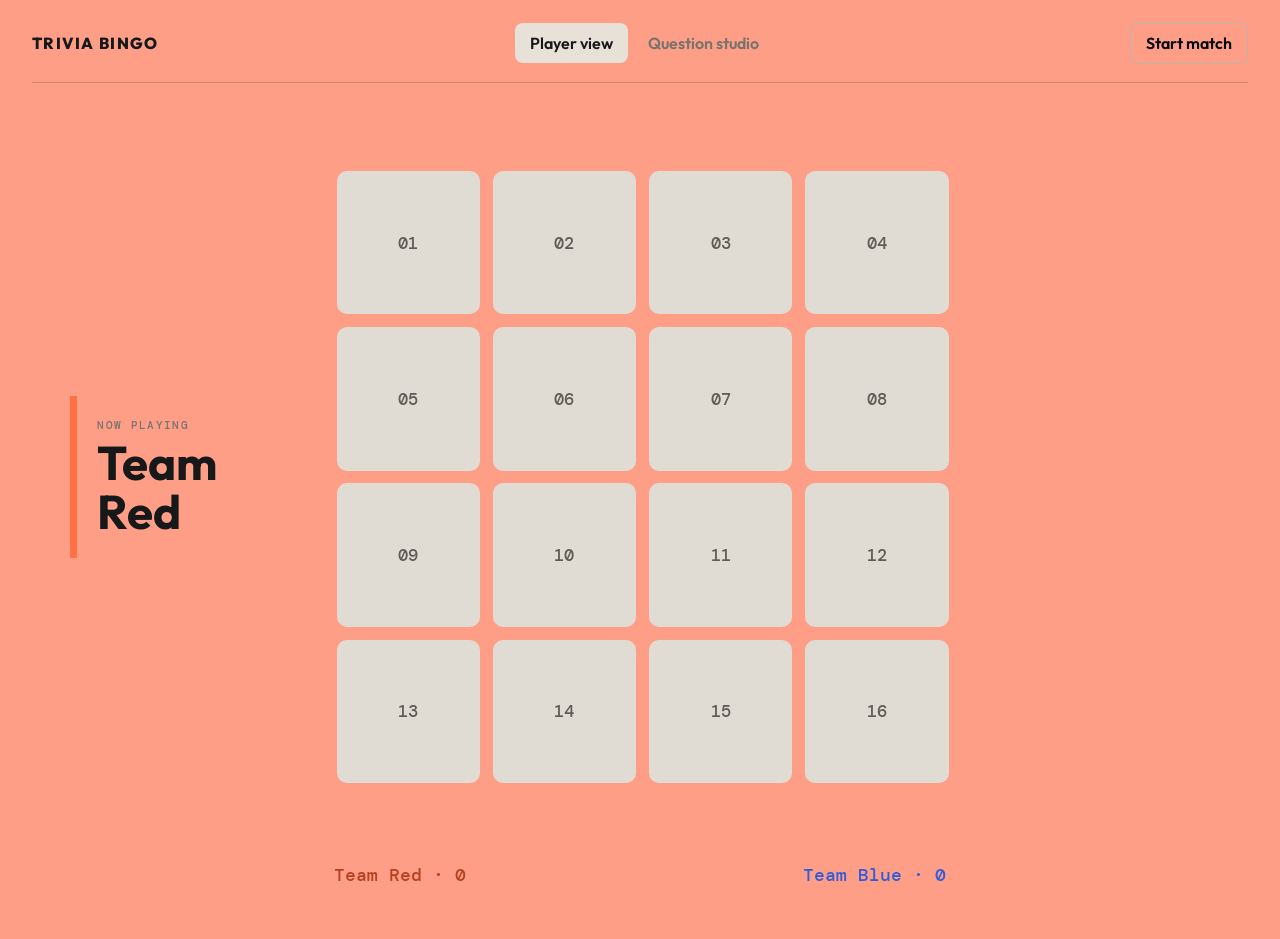
<file: index.html>
<!doctype html>
<html lang="en">
<head>
  <meta charset="UTF-8" />
  <meta name="viewport" content="width=device-width, initial-scale=1.0" />
  <title>Trivia BINGO</title>
  <link rel="preconnect" href="https://fonts.googleapis.com">
  <link rel="preconnect" href="https://fonts.gstatic.com" crossorigin>
  <link href="https://fonts.googleapis.com/css2?family=DM+Mono:wght@400;500&family=Outfit:wght@400;500;600;700;800&display=swap" rel="stylesheet">
  <link rel="stylesheet" href="styles.css" />
  <link rel="stylesheet" href="overrides.css" />
  <link rel="stylesheet" href="player-layout-v2.css" />
  <link rel="stylesheet" href="timer-position-v3.css" />
  <link rel="stylesheet" href="team-theme-v4.css" />
  <link rel="stylesheet" href="countdown-v5.css" />
  <link rel="stylesheet" href="full-background-v6.css" />
  <link rel="stylesheet" href="question-stage-v7.css" />
  <link rel="stylesheet" href="team-corrections-v8.css" />
  <link rel="stylesheet" href="timer-controls-v9.css" />
  <link rel="stylesheet" href="question-timer-fix-v10.css" />
  <link rel="stylesheet" href="start-flow-v11.css" />
  <link rel="stylesheet" href="multi-images-v12.css" />
  <link rel="stylesheet" href="fullscreen-clean-v13.css" />
  <link rel="stylesheet" href="challenge-flow-v17.css" />
  <link rel="stylesheet" href="picture-layout-v23.css" />
  <link rel="stylesheet" href="studio-layout-v40.css" />
  <link rel="stylesheet" href="landmark-image-v63.css" />
</head>
<body>
  <main class="app-shell">
    <header class="topbar">
      <a class="brand" href="#players" data-view="players">TRIVIA BINGO</a>
      <nav aria-label="Main navigation">
        <button class="nav-link active" data-view="players">Player view</button>
        <button class="nav-link" data-view="settings">Question studio</button>
      </nav>
      <button id="new-game" class="button ghost">Start match</button>
    </header>

    <section id="play" class="view">
      <aside class="score-panel team-a-panel">
        <p class="eyebrow">Team 01</p><h2 id="team-a-name">Team Red</h2>
        <div class="score" id="team-a-score">0</div><p>claimed squares</p>
      </aside>
      <section class="game-area">
        <div class="turn-row">
          <div><p class="eyebrow">Now playing</p><h1 id="turn-label">Team Red</h1></div>
          <div class="timer" id="timer" aria-live="polite">30</div>
        </div>
        <p id="game-status" class="game-status">Choose an unclaimed tile to start the clock.</p>
        <div id="grid" class="grid" aria-label="Trivia question grid"></div>
        <div class="game-actions">
          <button id="start-timer" class="button dark">Start 30 seconds</button>
          <button id="end-game" class="button danger">End &amp; score</button>
        </div>
      </section>
      <aside class="score-panel team-b-panel">
        <p class="eyebrow">Team 02</p><h2 id="team-b-name">Team Blue</h2>
        <div class="score" id="team-b-score">0</div><p>claimed squares</p>
      </aside>
    </section>

    <section id="settings" class="view studio-view">
      <div class="section-heading"><p class="eyebrow">Control room</p><h1>Question studio</h1><p>Set up the match, grid and every prompt before the game.</p></div>
      <div class="question-list-header"><div><h2>Grid questions</h2><p id="question-count">25 prompts</p><p class="note">Set each question’s own time and type here; players cannot see these settings.</p></div><p class="note"><strong>Win condition:</strong> First to make 3 in a row wins.</p></div>
      <div id="question-editor" class="question-editor"></div>
    </section>

    <section id="players" class="view player-view active">
      <div class="player-board">
        <aside class="player-turn-side"><p class="eyebrow">Now playing</p><h1 id="player-turn">Team Red</h1></aside>
        <div class="player-board-main"><div id="player-grid" class="player-grid" aria-label="Live game board"></div></div>
        <aside id="player-timer" class="player-timer" aria-label="Seconds remaining">30</aside>
      </div>
      <div class="player-scores"><span id="player-a">Team Red · 0</span><span id="player-b">Team Blue · 0</span></div>
    </section>

  </main>

  <section id="setup-stage" class="setup-stage" aria-label="Start game setup">
    <div class="setup-card">
      <div id="setup-intro"><p class="eyebrow">Welcome</p><h1>Trivia BINGO</h1><p>Set up the teams, then begin the match.</p><button id="setup-begin" class="button dark">Start</button></div>
      <form id="quick-setup" class="hidden"><p class="eyebrow">Match setup</p><h1>Team Red starts first</h1><p>First team to make 3 in a row wins.</p><button class="button dark" type="submit">Start game</button></form>
    </div>
  </section>

  <section id="question-stage" class="question-stage challenge-stage" aria-live="polite">
    <button class="stage-close" id="stage-close" aria-label="Close challenge">×</button>
    <aside id="stage-timer" class="stage-timer" hidden>30</aside>
    <div class="challenge-content">
      <p class="eyebrow">TRIVIA BINGO</p>
      <p id="stage-kind" class="challenge-kind">Trivia challenge</p>
      <p id="stage-progress" class="challenge-progress">Instructions</p>
      <h2 id="stage-title"></h2>
      <div id="stage-media" class="challenge-media"></div>
      <button id="stage-start" class="button dark stage-start">Start challenge</button>
      <button id="stage-hide-image" class="button ghost" hidden>Hide picture</button>
      <div id="stage-navigation" class="challenge-navigation" hidden>
        <button id="stage-previous" class="button ghost">Previous</button>
        <button id="stage-next" class="button secondary">Next</button>
      </div>
      <div id="stage-judge" class="judge-row" hidden><button id="stage-incorrect" class="button ghost">Incorrect / pass</button><button id="stage-correct" class="button dark">Correct — claim square</button></div>
    </div>
  </section>
  <dialog id="winner-modal" class="winner-modal"><p class="eyebrow">Match complete</p><h2 id="winner-title">Team Red wins!</h2><p id="winner-copy"></p><button id="winner-new-game" class="button dark">Play again</button></dialog>
  <script src="app-v77.js"></script>
</body>
</html>
</file>
<file: styles.css>
:root{--ink:#161819;--cream:#f6f1e8;--muted:#77736d;--line:#ded9d0;--a:#ff7043;--b:#4775ff;--lime:#d6ff49}*{box-sizing:border-box}body{margin:0;background:var(--cream);color:var(--ink);font-family:Outfit,sans-serif}.app-shell{max-width:1500px;margin:auto;padding:22px 32px 40px}.topbar,.projector-header{display:flex;align-items:center;justify-content:space-between;border-bottom:1px solid var(--line);padding-bottom:18px}.brand{font-weight:800;letter-spacing:.08em;display:flex;gap:9px;align-items:center;text-decoration:none;color:inherit}.brand-mark{display:grid;place-items:center;width:29px;height:29px;border-radius:50%;background:var(--ink);color:var(--lime);font-family:"DM Mono"}.topbar nav{display:flex;gap:5px}.nav-link,.button{border:0;font:inherit;font-weight:600;cursor:pointer;border-radius:8px;padding:10px 15px}.nav-link{background:transparent;color:var(--muted)}.nav-link.active{color:var(--ink);background:#e7e1d8}.button{transition:transform .15s,opacity .15s}.button:hover{transform:translateY(-1px)}.button.dark{background:var(--ink);color:#fff}.button.ghost{background:transparent;border:1px solid #bbb4ab}.button.secondary{background:var(--lime);color:var(--ink)}.button.danger{background:#ffe1d8;color:#a22d10}.view{display:none}.view.active{display:flex}#play{gap:28px;padding-top:54px;align-items:stretch}.score-panel{width:200px;padding:23px;border-top:6px solid;background:#ede8de}.team-a-panel{border-color:var(--a)}.team-b-panel{border-color:var(--b)}.eyebrow{font:500 11px "DM Mono";letter-spacing:.12em;text-transform:uppercase;color:var(--muted);margin:0 0 7px}.score-panel h2{font-size:23px;margin:0}.score{font-size:74px;line-height:1;font-weight:800;margin-top:38px}.score-panel p:last-child{color:var(--muted);margin:6px 0}.game-area{flex:1;max-width:830px}.turn-row{display:flex;justify-content:space-between;align-items:start}.turn-row h1,.section-heading h1{font-size:clamp(28px,4vw,48px);margin:0}.timer{height:66px;width:66px;display:grid;place-items:center;border:2px solid var(--ink);border-radius:50%;font:500 25px "DM Mono"}.timer.running{background:var(--ink);color:var(--lime)}.timer.urgent{background:#dc4527;color:white;border-color:#dc4527}.game-status{color:var(--muted);margin:9px 0 23px}.grid,.projector-grid{display:grid;grid-template-columns:repeat(var(--size),1fr);gap:8px}.tile{position:relative;aspect-ratio:1;border:0;border-radius:7px;background:#e1dcd3;cursor:pointer;display:grid;place-items:center;padding:8px;color:#5f5b55;transition:transform .15s}.tile:hover:not(:disabled){transform:scale(1.025);background:#d4cec3}.tile .tile-number{font:500 14px "DM Mono"}.tile .category{position:absolute;bottom:8px;font:500 9px "DM Mono";letter-spacing:.05em;opacity:.72}.tile.claim-a,.tile.claim-b{color:#fff;cursor:not-allowed}.tile.claim-a{background:var(--a)}.tile.claim-b{background:var(--b)}.tile.claim-a:after,.tile.claim-b:after{content:"✓";font-size:clamp(22px,4vw,42px);font-weight:700}.game-actions{display:flex;gap:10px;margin-top:20px}.studio-view{flex-direction:column;padding:44px 0}.section-heading p:not(.eyebrow){color:var(--muted);margin-top:7px}.settings-layout{display:grid;grid-template-columns:1.35fr .65fr;gap:16px;margin:22px 0}.settings-card{background:#ebe6dd;padding:25px;border-radius:10px}.settings-card h2{margin:0 0 20px}.settings-card label{display:block;font-size:13px;font-weight:600;margin-bottom:14px}.settings-card input,.settings-card select,.question-card input,.question-card textarea{display:block;width:100%;font:inherit;margin-top:6px;padding:10px;border:1px solid #c7c0b7;border-radius:6px;background:#fffdf9}.field-row{display:grid;grid-template-columns:1fr 1fr;gap:12px}.note{font-size:12px;color:var(--muted);margin:13px 0 0}.import-card .button{margin:5px 7px 0 0}.question-list-header{display:flex;justify-content:space-between;align-items:end;margin-top:22px}.question-list-header h2{margin:0}.question-list-header p{margin:4px 0;color:var(--muted)}.question-editor{display:grid;grid-template-columns:repeat(auto-fit,minmax(295px,1fr));gap:12px;margin-top:17px}.question-card{background:#fffdf9;padding:16px;border:1px solid var(--line);border-radius:8px;position:relative}.question-card header{font:500 11px "DM Mono";color:var(--muted);margin-bottom:7px}.question-card textarea{resize:vertical;min-height:68px}.question-card .remove{position:absolute;right:11px;top:10px;border:0;background:none;color:#b24028;cursor:pointer}.projector-view{flex-direction:column;background:#161819;color:#fff;min-height:calc(100vh - 63px);margin-top:0;padding:28px}.projector-header{border-color:#3a3d3d}.projector-header .brand{color:#fff}.projector-turn{font-size:25px;font-weight:700}.projector-score{display:flex;gap:12px;align-items:center;font:500 14px "DM Mono"}.projector-score i{height:20px;border-left:1px solid #777}.projector-question{min-height:85px;display:flex;align-items:center;justify-content:center;text-align:center;font-size:clamp(19px,3vw,36px);font-weight:600;padding:18px 4%;color:#fff}.projector-question.empty{color:#989b9b;font-weight:400}.projector-grid{width:min(95vw,850px);margin:auto}.projector-grid .tile{background:#343637;color:#bfc1bf;cursor:default;border-radius:5px}.projector-grid .tile.claim-a{background:var(--a);color:white}.projector-grid .tile.claim-b{background:var(--b);color:white}dialog{border:0;border-radius:14px;padding:32px;max-width:600px;width:calc(100% - 32px);color:var(--ink);box-shadow:0 20px 60px #0005}dialog::backdrop{background:#161819aa}dialog h2{font-size:clamp(25px,4vw,38px);margin:0 0 22px}.modal-close{position:absolute;top:14px;right:18px;background:none;border:0;font-size:27px;cursor:pointer}.text-button{border:0;background:none;text-decoration:underline;cursor:pointer;padding:0;color:#555}.answer{padding:14px;background:#eeeadf;border-radius:6px;font-weight:600}.hidden{display:none}.judge-row{display:flex;justify-content:flex-end;gap:9px;margin-top:29px}.winner-modal{text-align:center}.winner-modal h2{font-size:45px;margin-bottom:6px}.winner-modal p:not(.eyebrow){color:var(--muted);margin-bottom:23px}@media(max-width:800px){.app-shell{padding:16px}.topbar{flex-wrap:wrap;gap:12px}.topbar nav{display:flex;order:3;width:100%;justify-content:center}.nav-link{font-size:14px;padding:8px 12px}#play{padding-top:25px;gap:10px;flex-wrap:wrap}.score-panel{width:calc(50% - 5px);padding:13px}.score{font-size:38px;margin-top:10px}.game-area{order:2;width:100%}.settings-layout{grid-template-columns:1fr}.projector-view{margin:0 -16px;padding:15px}.projector-header{gap:9px}.projector-header .brand span:last-child,.projector-score{display:none}.projector-turn{font-size:18px}}
</file>
<file: overrides.css>
/* Simplified question tiles and player-facing live board */
.tile .category{display:none}
.tile.tried-a{background:#ffc5b5;color:#9f351e}.tile.tried-b{background:#c9d6ff;color:#244fcf}
.tile.tried-a:after,.tile.tried-b:after{content:"TRIED";font:500 9px "DM Mono";letter-spacing:.06em}
.game-actions{flex-wrap:wrap}.question-card .remove,.question-card input{display:none}

/* Clean player-facing live board */
.player-screen{max-width:900px;margin:0 auto;padding:22px 32px 40px;text-align:center}.player-header{display:flex;justify-content:space-between;align-items:center;border-bottom:1px solid var(--line);padding-bottom:18px;font:500 11px "DM Mono";letter-spacing:.1em}.player-top{position:relative;border-bottom:1px solid var(--line);padding:46px 0 22px}.player-top h1{font-size:clamp(30px,5vw,52px);margin:0}.player-timer{position:absolute;right:0;top:38px;width:58px;height:58px;display:grid;place-items:center;border:2px solid var(--ink);border-radius:50%;font:500 22px "DM Mono"}.player-question{min-height:76px;margin:24px 0 16px;display:flex;align-items:center;justify-content:center;font-size:clamp(19px,3vw,31px);font-weight:600}.player-grid{display:grid;grid-template-columns:repeat(var(--size),1fr);gap:8px}.player-grid .tile{cursor:pointer}.player-scores{display:flex;justify-content:space-between;margin-top:18px;font:500 15px "DM Mono"}.player-scores span:first-child{color:#b64120}.player-scores span:last-child{color:#315bd9}@media(max-width:700px){.player-screen{padding:16px}.player-timer{position:static;margin:13px auto 0}.player-scores{font-size:12px}}
</file>
<file: player-layout-v2.css>
.tile .category{display:none}.tile.tried-a{background:#ffc5b5;color:#9f351e}.tile.tried-b{background:#c9d6ff;color:#244fcf}.tile.tried-a:after,.tile.tried-b:after{content:"TRIED";font:500 9px "DM Mono";letter-spacing:.06em}.player-view{display:none;flex-direction:column;width:100%;height:calc(100dvh - 84px);min-height:560px;margin:0;padding:18px 3vw 12px;overflow:hidden}.player-board{display:grid;grid-template-columns:minmax(185px,1fr) minmax(440px,4fr) minmax(180px,1fr);align-items:center;gap:clamp(20px,3vw,64px);width:100%;height:100%;max-width:1600px;margin:auto}.player-turn-side{border-left:7px solid var(--a);padding:22px 0 22px 20px;align-self:center}.player-turn-side h1{font-size:clamp(32px,3.7vw,62px);line-height:1.02;margin:0}.player-board-main{min-width:0}.player-grid{display:grid;grid-template-columns:repeat(var(--size),1fr);gap:clamp(7px,1vw,14px);width:min(100%,68dvh);margin:auto}.player-grid .tile{cursor:pointer;border-radius:10px}.player-grid .tile .tile-number{font-size:clamp(14px,1.3vw,22px)}.player-timer{width:clamp(130px,12vw,190px);aspect-ratio:1;display:grid;place-items:center;border:5px solid var(--ink);border-radius:50%;font:500 clamp(52px,5.4vw,82px) "DM Mono";justify-self:center}.player-scores{width:min(68dvh,900px);display:flex;justify-content:space-between;margin:10px auto 0;font:500 clamp(14px,1.4vw,20px) "DM Mono"}.player-scores span:first-child{color:#b64120}.player-scores span:last-child{color:#315bd9}.question-stage{display:none;position:fixed;inset:0;z-index:20;background:var(--cream);color:var(--ink);padding:clamp(32px,7vh,100px) 8vw;flex-direction:column;align-items:center;justify-content:center;text-align:center}.question-stage.open{display:flex}.question-stage h2{max-width:1200px;margin:10px 0 28px;font-size:clamp(34px,5vw,82px);line-height:1.05}.stage-image{display:block;max-width:min(72vw,900px);max-height:42vh;object-fit:contain;border-radius:12px;margin-bottom:28px}.stage-close{position:absolute;right:30px;top:22px;background:none;border:0;color:var(--ink);font-size:42px;cursor:pointer}.question-stage .judge-row{margin-top:8px}.hidden{display:none!important}@media(max-width:800px){.player-view{height:auto;min-height:calc(100dvh - 64px);overflow:auto;padding:18px 16px}.player-board{grid-template-columns:1fr;gap:14px}.player-turn-side{text-align:center;border-left:0;border-top:5px solid var(--a);padding:12px}.player-timer{order:-1;width:94px;font-size:37px}.player-grid{width:100%;gap:6px}.player-scores{width:100%;font-size:12px}.question-stage{padding:70px 22px}.question-stage h2{font-size:34px}.stage-image{max-width:92vw}}
</file>
<file: timer-position-v3.css>
/* Keep the countdown centered in the right-side player area. */
@media (min-width:801px){#player-timer{position:fixed!important;right:8vw!important;top:52vh!important;transform:translateY(-50%);width:clamp(150px,12vw,210px)!important;font-size:clamp(58px,5.8vw,90px)!important;z-index:3}}
@media (max-width:800px){#player-timer{position:static!important;transform:none}}
</file>
<file: team-theme-v4.css>
/* Team state and full-screen player presentation. */
.tile.tried-a,.tile.tried-b{background:#ffe36b!important;color:#625100!important}.player-view.team-a-turn{background:#fff0e9}.player-view.team-b-turn{background:#edf2ff}:fullscreen{background:var(--cream)}:fullscreen .topbar{display:none}:fullscreen .app-shell{max-width:none;padding:0}:fullscreen .player-view{height:100dvh;min-height:0;padding:18px 4vw}:fullscreen .player-view.team-a-turn{background:#fff0e9}:fullscreen .player-view.team-b-turn{background:#edf2ff}:fullscreen #new-game{display:none}
</file>
<file: countdown-v5.css>
#player-timer{width:230px!important;height:230px!important;aspect-ratio:auto!important;box-sizing:border-box;display:grid!important;place-items:center!important;background:#161819!important;color:#fff!important;border:0!important;border-radius:50%!important;font:500 96px "DM Mono",monospace!important;line-height:1!important;white-space:nowrap}@media(max-width:800px){#player-timer{width:128px!important;height:128px!important;font-size:54px!important}}
</file>
<file: full-background-v6.css>
html:has(body.player-mode){background:#f6f1e8}body.player-mode.player-team-a,body.player-mode.player-team-a .app-shell{background:#ffb6a3!important}body.player-mode.player-team-b,body.player-mode.player-team-b .app-shell{background:#b9c8ff!important}body.player-mode .topbar{border-color:rgba(22,24,25,.2)}body.player-mode .player-view{background:transparent!important}
</file>
<file: question-stage-v7.css>
/* Active team colors cover the browser fullscreen root and question stage. */
html.player-mode.player-team-a,html.player-mode.player-team-a body,html.player-mode.player-team-a .app-shell{background:#ff9e87!important}html.player-mode.player-team-b,html.player-mode.player-team-b body,html.player-mode.player-team-b .app-shell{background:#9fb7ff!important}html.player-team-a .question-stage{background:#ff9e87!important}html.player-team-b .question-stage{background:#9fb7ff!important}.stage-timer{position:fixed;right:8vw;top:52vh;transform:translateY(-50%);width:180px;height:180px;display:grid;place-items:center;background:#161819;color:#fff;border-radius:50%;font:500 74px "DM Mono",monospace;line-height:1}@media(max-width:800px){.stage-timer{right:18px;top:20px;transform:none;width:86px;height:86px;font-size:34px}}
</file>
<file: team-corrections-v8.css>
/* Match the turn marker and full-screen question to the active team. */
html.player-team-a .player-turn-side{border-color:var(--a)!important}html.player-team-b .player-turn-side{border-color:var(--b)!important}html.player-team-a #question-stage{background:#ff9e87!important}html.player-team-b #question-stage{background:#9fb7ff!important}#question-stage .stage-timer{display:grid!important;position:fixed!important;right:8vw!important;top:52vh!important;z-index:100!important;width:190px!important;height:190px!important;background:#161819!important;color:#fff!important;border-radius:50%!important;place-items:center!important;font:500 78px "DM Mono",monospace!important;line-height:1!important}@media(max-width:800px){#question-stage .stage-timer{right:18px!important;top:20px!important;width:86px!important;height:86px!important;font-size:34px!important}}
</file>
<file: timer-controls-v9.css>
#players.team-b-turn .player-turn-side{border-color:var(--b)!important}#players.team-a-turn .player-turn-side{border-color:var(--a)!important}#player-timer.timer-idle{display:none!important}
</file>
<file: question-timer-fix-v10.css>
#question-stage{z-index:10000!important;opacity:1!important}#question-stage.open{display:flex!important}#question-stage .stage-timer{display:grid!important;z-index:10001!important}#question-stage .stage-close{z-index:10002!important}
</file>
<file: start-flow-v11.css>
.setup-stage{display:none;position:fixed;inset:0;z-index:20000;align-items:center;justify-content:center;background:#f6f1e8;padding:24px}.setup-stage.open{display:flex}.setup-card{width:min(100%,500px);padding:clamp(30px,6vw,64px);background:#fffdf9;border:1px solid var(--line);border-radius:16px;box-shadow:0 24px 70px #16181918}.setup-card h1{font-size:clamp(34px,5vw,58px);margin:0 0 10px}.setup-card p:not(.eyebrow){color:var(--muted);margin:0 0 28px}.setup-card label{display:block;font-size:13px;font-weight:600;margin:16px 0}.setup-card input,.setup-card select{display:block;width:100%;font:inherit;margin-top:7px;padding:12px;border:1px solid #c7c0b7;border-radius:7px;background:#fff}.setup-card .button{margin-top:14px}.hidden{display:none!important}
</file>
<file: multi-images-v12.css>
.image-previews{display:flex;flex-wrap:wrap;gap:10px;margin-top:10px}.image-previews figure{position:relative;width:112px;height:84px;margin:0}.image-previews img{width:100%;height:100%;object-fit:cover;border-radius:7px;border:1px solid var(--line)}.image-previews button{position:absolute;right:-7px;top:-7px;width:23px;height:23px;border:0;border-radius:50%;background:#161819;color:#fff;font-size:18px;line-height:1;cursor:pointer}.stage-images{display:flex;flex-wrap:wrap;justify-content:center;gap:16px;max-width:min(72vw,1000px);margin-bottom:28px}.stage-images img{display:block;max-width:min(34vw,440px);max-height:38vh;object-fit:contain;border-radius:12px}@media(max-width:800px){.stage-images{max-width:92vw;gap:10px}.stage-images img{max-width:92vw;max-height:30vh}}
</file>
<file: fullscreen-clean-v13.css>
html:fullscreen,html:fullscreen body{width:100%;height:100%;overflow:hidden!important}html:fullscreen .topbar{display:none!important}html:fullscreen .app-shell{width:100%;max-width:none;height:100dvh;margin:0;padding:0!important;overflow:hidden!important}html:fullscreen .player-view.active{display:flex!important;width:100%;height:100dvh;min-height:0;margin:0;padding:18px 4vw 12px!important;overflow:hidden!important}html:fullscreen .player-board{height:calc(100dvh - 58px);min-height:0}html:fullscreen .player-grid{width:min(100%,68dvh);max-height:calc(100dvh - 110px)}html:fullscreen .player-scores{margin-top:6px}
</file>
<file: challenge-flow-v17.css>
/* Guided host challenge flow */
.challenge-stage{padding:5vh 11vw;overflow:auto}.challenge-content{width:min(100%,1080px);min-height:80vh;margin:0 auto;display:flex;flex-direction:column;align-items:center;justify-content:center;text-align:center;padding:32px 220px 32px 32px}.challenge-kind{margin:10px 0 0;font:600 15px "DM Mono",monospace;letter-spacing:.12em;text-transform:uppercase}.challenge-progress{margin:8px 0 16px;font:500 18px "DM Mono",monospace}.challenge-content h2{max-width:850px;margin:0;font-size:clamp(32px,5vw,68px);line-height:1.05}.challenge-instructions{max-width:700px;margin:24px 0 0;font-size:clamp(18px,2vw,25px);line-height:1.45}.challenge-media{width:min(100%,760px);min-height:110px;margin:26px 0;display:grid;place-items:center}.challenge-media img{display:block;max-width:100%;max-height:48vh;object-fit:contain;border-radius:18px;box-shadow:0 18px 45px #0003}.stage-ready,.stage-prompt{margin:0;padding:24px 30px;border:2px dashed currentColor;border-radius:16px;font:500 20px "DM Mono",monospace}.stage-start{font-size:20px;padding:16px 28px}.challenge-navigation,.judge-row{display:flex;gap:12px;justify-content:center;flex-wrap:wrap;margin-top:8px}.challenge-navigation .button,.judge-row .button{min-width:150px}.challenge-stage .stage-timer{z-index:2;right:8vw;top:50%;width:210px;height:210px;font-size:88px;box-shadow:0 18px 50px #0004}.challenge-stage .stage-timer[hidden],.challenge-stage [hidden]{display:none!important}.challenge-stage .stage-close{z-index:3}.challenge-navigation .button:disabled{opacity:.35;cursor:not-allowed}@media(max-width:900px){.challenge-stage{padding:80px 20px 30px}.challenge-content{min-height:0;padding:22px 10px 160px}.challenge-stage .stage-timer{top:auto;bottom:22px;right:22px;transform:none;width:112px;height:112px;font-size:48px}.challenge-media img{max-height:44vh}.challenge-content h2{font-size:clamp(30px,9vw,52px)}}
.stage-options{margin:0;padding:18px 24px;border-radius:16px;background:#ffffff99;font:500 clamp(16px,1.7vw,23px)/1.5 "DM Mono",monospace;white-space:pre-line;max-width:760px}

.stage-options{display:grid;grid-template-columns:repeat(2,minmax(190px,1fr));gap:12px;width:min(100%,760px);text-align:left}.stage-option{padding:13px 16px;border-radius:12px;background:#ffffffcc;font:500 clamp(15px,1.45vw,20px)/1.35 "DM Mono",monospace}@media(max-width:620px){.stage-options{grid-template-columns:1fr}}

/* Large, category-first riddle screen */
.challenge-stage.riddle-intro .challenge-kind{margin:8px 0 0;font-size:clamp(44px,8vw,92px);font-weight:800;letter-spacing:.08em;line-height:1}
.challenge-stage.riddle-intro .challenge-progress{font-size:clamp(20px,2.5vw,28px);margin:14px 0 30px}
</file>
<file: picture-layout-v23.css>
/* Compact layout for picture-based challenges so prompts and controls stay visible. */
.challenge-stage.with-picture .challenge-content{justify-content:center;padding-top:18px;padding-bottom:18px}
.challenge-stage.with-picture .challenge-content h2{max-width:920px;font-size:clamp(24px,3.4vw,46px);line-height:1.08}
.challenge-stage.with-picture .challenge-media{min-height:0;margin:14px 0;width:min(100%,700px)}
.challenge-stage.with-picture .challenge-media img{max-height:34vh}
.challenge-stage.with-picture .stage-options{padding:12px 16px;gap:8px}
.challenge-stage.with-picture .stage-option{padding:9px 12px;font-size:clamp(13px,1.1vw,17px)}
.challenge-stage.with-picture .stage-timer{width:180px;height:180px;font-size:72px}
@media(max-width:900px){
  .challenge-stage.with-picture .challenge-content h2{font-size:clamp(23px,7vw,38px)}
  .challenge-stage.with-picture .challenge-media img{max-height:30vh}
}
</file>
<file: studio-layout-v40.css>
/* Question Studio control layout */
.question-card > label{
  display:block;
  margin:0 0 14px;
  font-size:13px;
  font-weight:600;
}
.question-card > label > select,
.question-card > label > input[type="number"],
.question-card > label > textarea{
  display:block;
  width:100%;
  margin-top:6px;
}
.question-card .question-selected{
  display:flex;
  align-items:center;
  gap:9px;
  padding:9px 10px;
  border:1px solid var(--line);
  border-radius:7px;
  background:#f6f1e8;
}
.question-card .question-selected input[type="checkbox"]{
  display:inline-block;
  width:18px;
  height:18px;
  margin:0;
  padding:0;
  accent-color:var(--ink);
  flex:0 0 auto;
}
.question-card .question-selected strong,
.question-card > label > strong{
  display:block;
}
</file>
<file: landmark-image-v63.css>
/* Tile 14 landmark relay: use a larger, easy-to-see picture on every round. */
.challenge-stage.landmark-round .challenge-media{width:min(68vw,920px);margin:18px 0}
.challenge-stage.landmark-round .challenge-media img{width:auto;min-height:30vh;max-height:48vh;max-width:62vw;object-fit:contain}
@media(max-width:900px){.challenge-stage.landmark-round .challenge-media{width:min(92vw,720px)}.challenge-stage.landmark-round .challenge-media img{min-height:30vh;max-height:44vh;max-width:88vw}}
</file>
